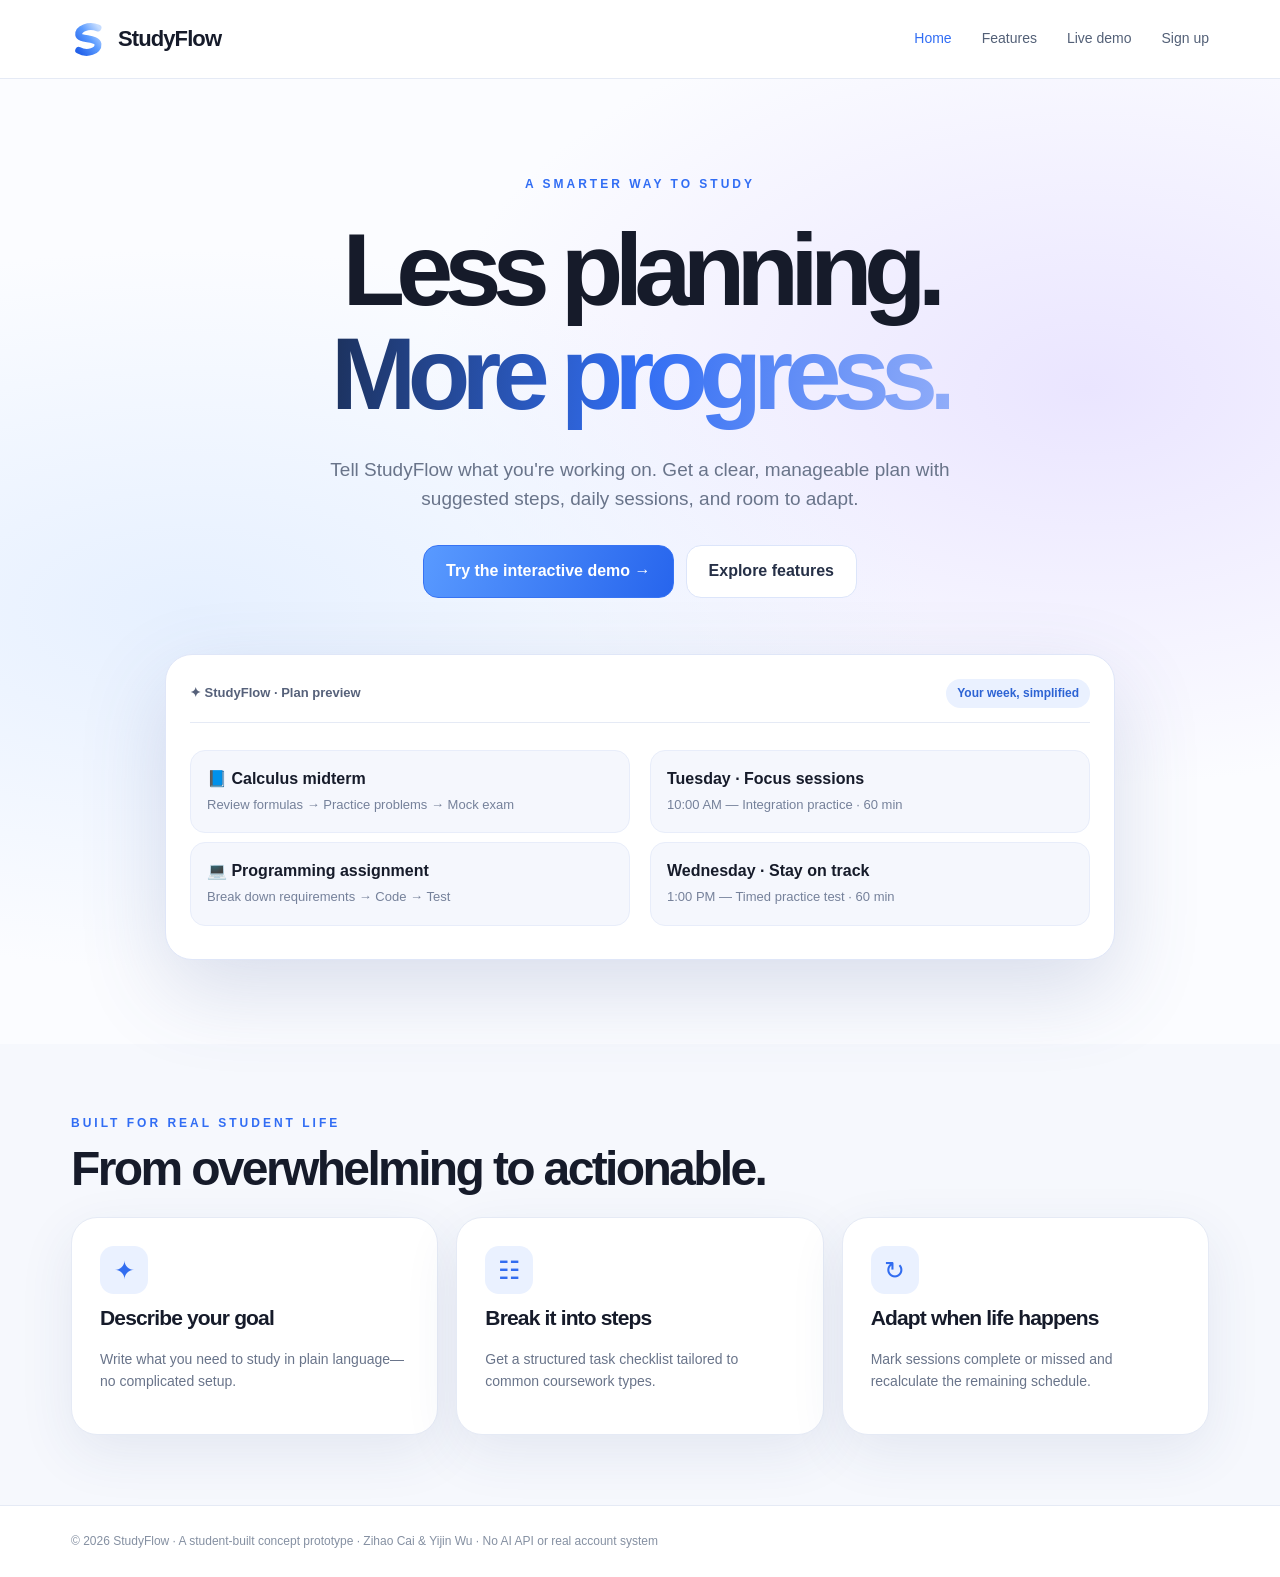
<file: index.html>
<!doctype html><html lang="en"><head><meta charset="utf-8"><meta name="viewport" content="width=device-width,initial-scale=1"><title>StudyFlow | Less planning. More progress.</title><link rel="stylesheet" href="styles.css"></head><body><header id="header"></header><main><section class="hero"><div class="wrap"><div class="eyebrow">A smarter way to study</div><h1>Less planning.<br><span class="gradient">More progress.</span></h1><p class="lead">Tell StudyFlow what you're working on. Get a clear, manageable plan with suggested steps, daily sessions, and room to adapt.</p><div class="actions"><a class="btn primary" href="demo.html">Try the interactive demo →</a><a class="btn" href="features.html">Explore features</a></div><div class="preview"><div class="preview-top"><strong>✦ StudyFlow · Plan preview</strong><span class="pill">Your week, simplified</span></div><div class="preview-grid"><div><div class="mock-item"><strong>📘 Calculus midterm</strong><span>Review formulas → Practice problems → Mock exam</span></div><div class="mock-item"><strong>💻 Programming assignment</strong><span>Break down requirements → Code → Test</span></div></div><div><div class="mock-item"><strong>Tuesday · Focus sessions</strong><span>10:00 AM — Integration practice · 60 min</span></div><div class="mock-item"><strong>Wednesday · Stay on track</strong><span>1:00 PM — Timed practice test · 60 min</span></div></div></div></div></div></section><section class="section"><div class="wrap"><div class="eyebrow">Built for real student life</div><h2>From overwhelming to actionable.</h2><div class="grid3"><div class="card"><div class="icon">✦</div><h3>Describe your goal</h3><p>Write what you need to study in plain language—no complicated setup.</p></div><div class="card"><div class="icon">☷</div><h3>Break it into steps</h3><p>Get a structured task checklist tailored to common coursework types.</p></div><div class="card"><div class="icon">↻</div><h3>Adapt when life happens</h3><p>Mark sessions complete or missed and recalculate the remaining schedule.</p></div></div></div></section></main><footer id="footer"></footer><script src="common.js"></script></body></html>
</file>
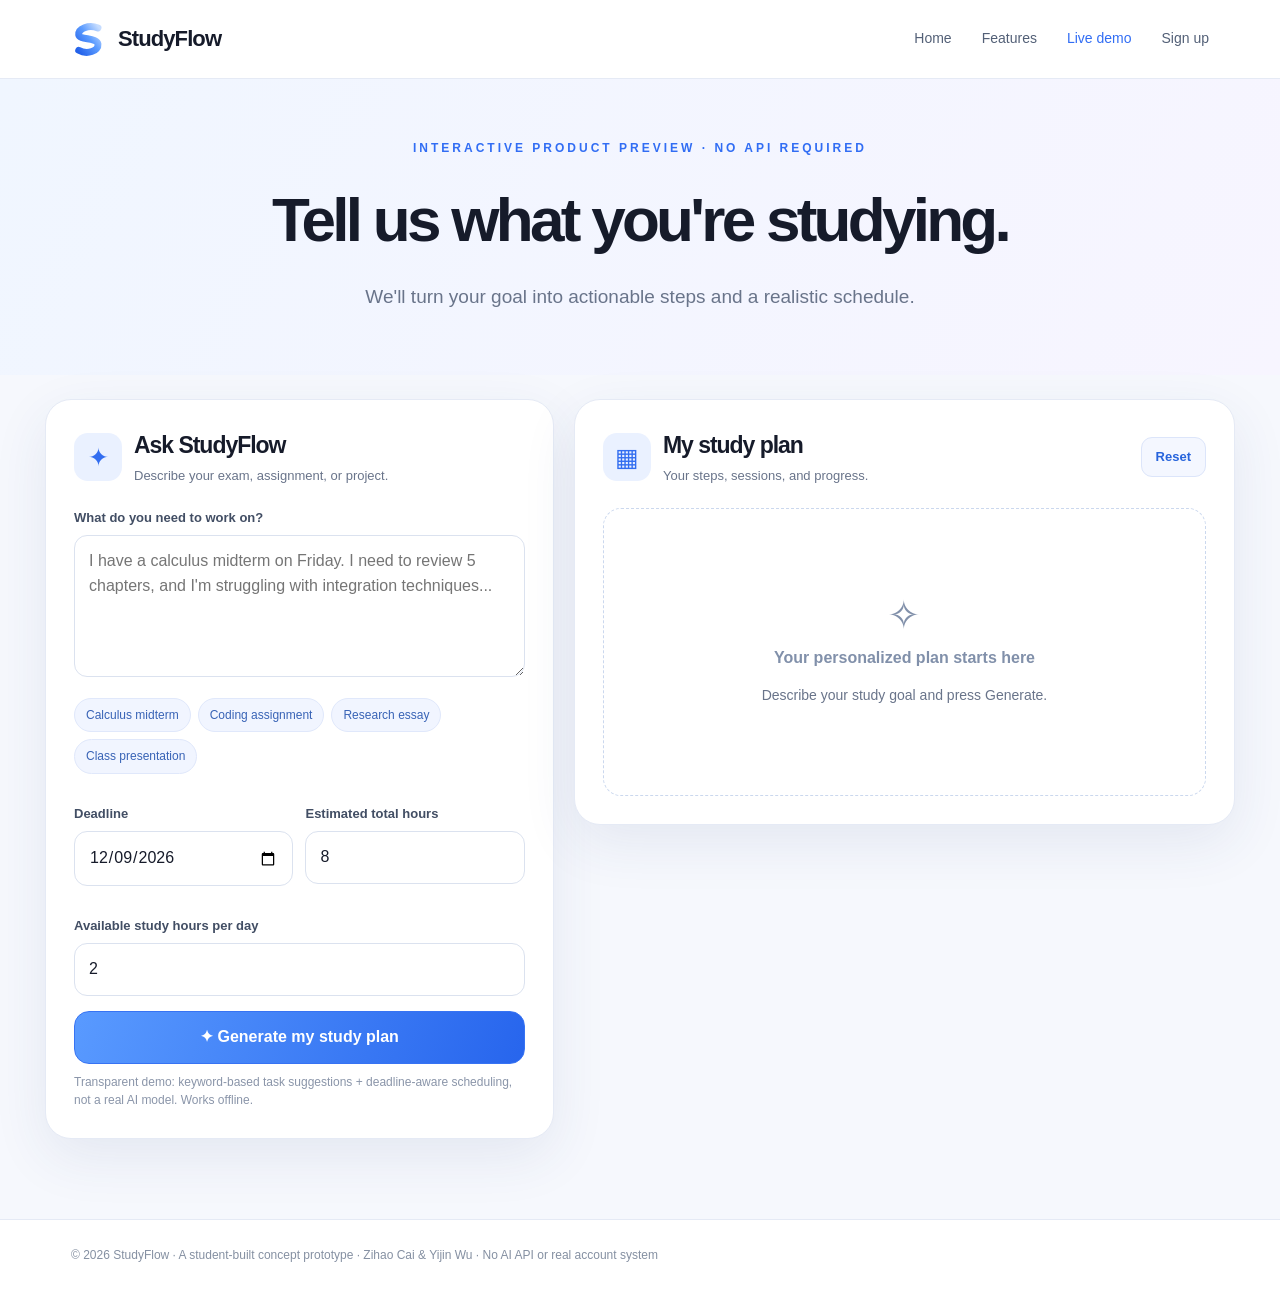
<file: demo.html>
<!doctype html><html lang="en"><head><meta charset="utf-8"><meta name="viewport" content="width=device-width,initial-scale=1"><title>AI-style Study Planner Demo | StudyFlow</title><link rel="stylesheet" href="styles.css"></head><body><header id="header"></header><main><section class="demo-head"><div class="wrap"><div class="eyebrow">Interactive product preview · No API required</div><h1>Tell us what you're studying.</h1><p class="lead">We'll turn your goal into actionable steps and a realistic schedule.</p></div></section><div class="wrap demo-layout"><section class="card"><div class="card-heading"><div class="icon">✦</div><div><h2>Ask StudyFlow</h2><p>Describe your exam, assignment, or project.</p></div></div><form id="planner-form"><div class="field"><label for="request">What do you need to work on?</label><textarea id="request" maxlength="1200" required placeholder="I have a calculus midterm on Friday. I need to review 5 chapters, and I'm struggling with integration techniques..."></textarea><div class="examples"><button class="example" type="button" data-example="math">Calculus midterm</button><button class="example" type="button" data-example="code">Coding assignment</button><button class="example" type="button" data-example="essay">Research essay</button><button class="example" type="button" data-example="presentation">Class presentation</button></div></div><div class="form-row"><div class="field"><label for="deadline">Deadline</label><input type="date" id="deadline" required></div><div class="field"><label for="hours">Estimated total hours</label><input type="number" id="hours" min="0.5" max="120" step="0.5" value="8" required></div></div><div class="field"><label for="capacity">Available study hours per day</label><input type="number" id="capacity" min="0.5" max="16" step="0.5" value="2" required></div><button class="btn primary full" type="submit">✦ Generate my study plan</button><div class="hint">Transparent demo: keyword-based task suggestions + deadline-aware scheduling, not a real AI model. Works offline.</div></form><div id="form-message" role="status" aria-live="polite"></div></section><section class="card" aria-label="Study plan results"><div class="card-heading" style="justify-content:space-between"><div style="display:flex;align-items:center;gap:12px"><div class="icon">▦</div><div><h2>My study plan</h2><p>Your steps, sessions, and progress.</p></div></div><button id="reset" class="btn small ghost" type="button">Reset</button></div><div id="results"><div class="result-placeholder"><div class="big">✧</div><strong>Your personalized plan starts here</strong><p>Describe your study goal and press Generate.</p></div></div></section></div></main><footer id="footer"></footer><script src="common.js"></script><script src="planner.js"></script></body></html>
</file>
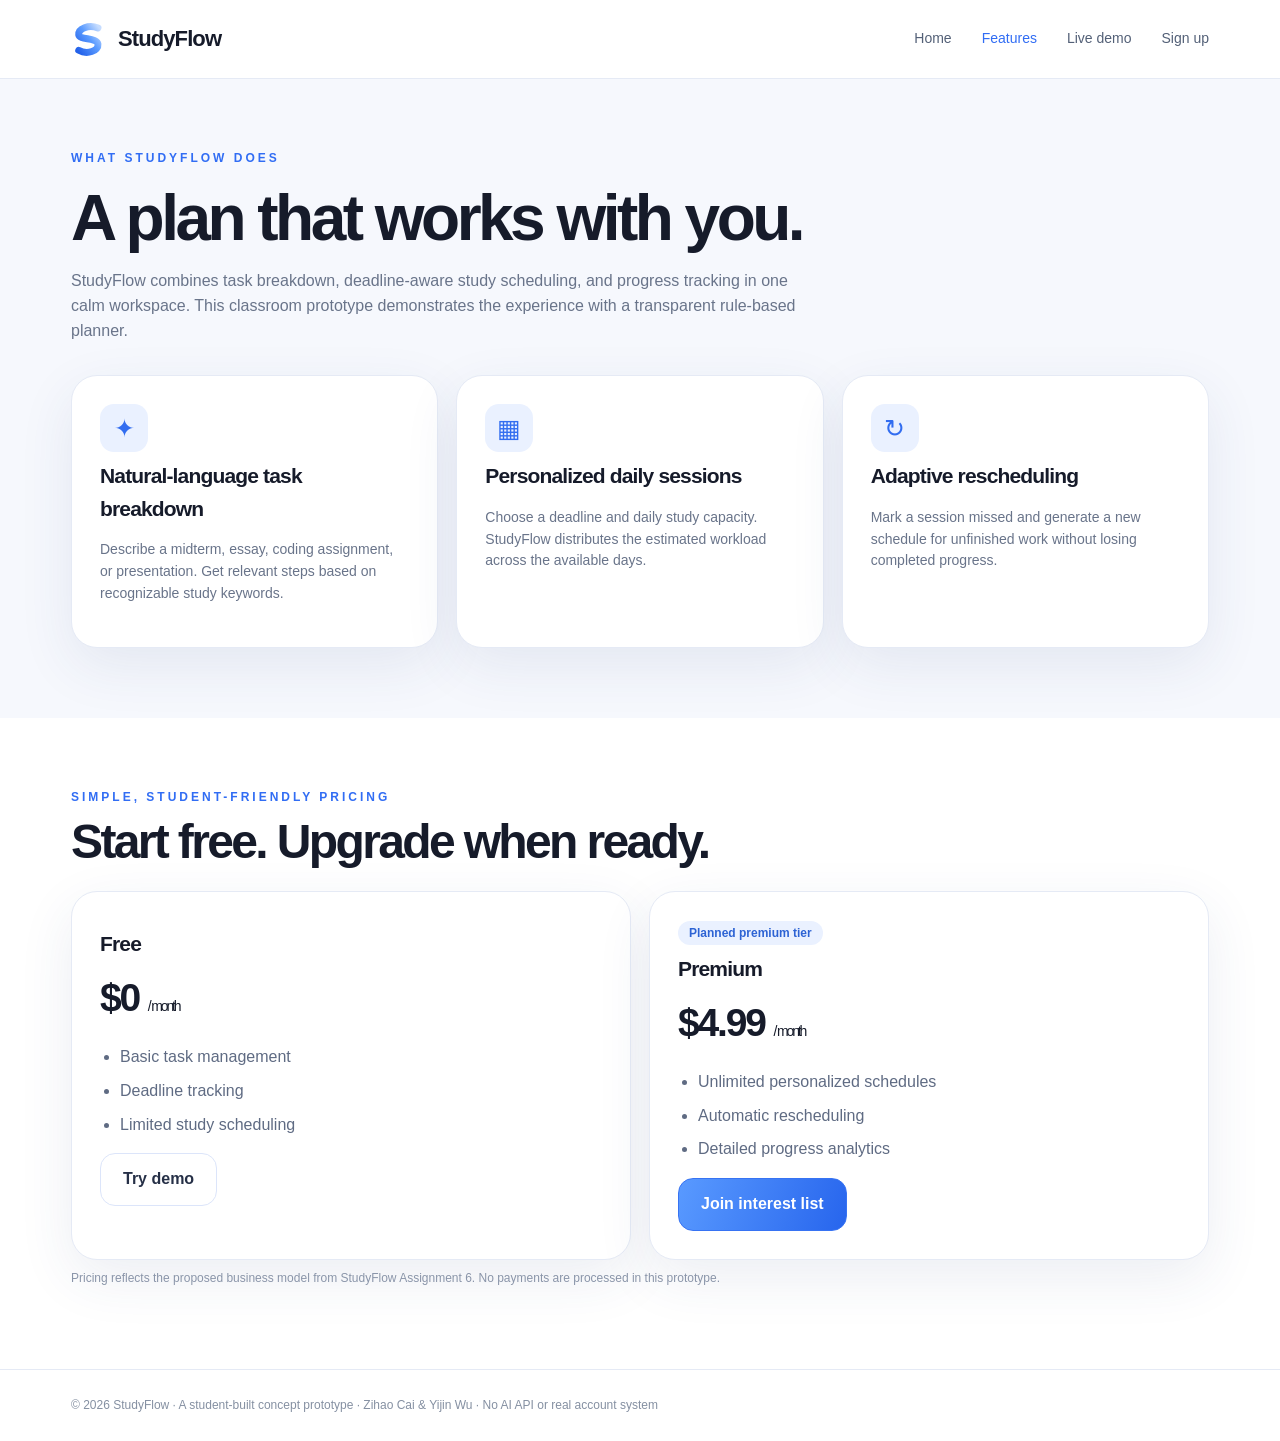
<file: features.html>
<!doctype html><html lang="en"><head><meta charset="utf-8"><meta name="viewport" content="width=device-width,initial-scale=1"><title>Features | StudyFlow</title><link rel="stylesheet" href="styles.css"></head><body><header id="header"></header><main><section class="section"><div class="wrap"><div class="eyebrow">What StudyFlow does</div><h1>A plan that works with you.</h1><p class="sub">StudyFlow combines task breakdown, deadline-aware study scheduling, and progress tracking in one calm workspace. This classroom prototype demonstrates the experience with a transparent rule-based planner.</p><div class="grid3" style="margin-top:32px"><article class="card"><div class="icon">✦</div><h3>Natural-language task breakdown</h3><p>Describe a midterm, essay, coding assignment, or presentation. Get relevant steps based on recognizable study keywords.</p></article><article class="card"><div class="icon">▦</div><h3>Personalized daily sessions</h3><p>Choose a deadline and daily study capacity. StudyFlow distributes the estimated workload across the available days.</p></article><article class="card"><div class="icon">↻</div><h3>Adaptive rescheduling</h3><p>Mark a session missed and generate a new schedule for unfinished work without losing completed progress.</p></article></div></div></section><section class="section" style="background:#fff"><div class="wrap"><div class="eyebrow">Simple, student-friendly pricing</div><h2>Start free. Upgrade when ready.</h2><div class="grid3" style="grid-template-columns:repeat(auto-fit,minmax(280px,1fr))"><div class="card"><h3>Free</h3><div class="price">$0 <span style="font-size:14px;font-weight:400">/ month</span></div><ul class="checklist"><li>Basic task management</li><li>Deadline tracking</li><li>Limited study scheduling</li></ul><a href="demo.html" class="btn">Try demo</a></div><div class="card"><span class="pill">Planned premium tier</span><h3>Premium</h3><div class="price">$4.99 <span style="font-size:14px;font-weight:400">/ month</span></div><ul class="checklist"><li>Unlimited personalized schedules</li><li>Automatic rescheduling</li><li>Detailed progress analytics</li></ul><a href="signup.html" class="btn primary">Join interest list</a></div></div><p class="hint">Pricing reflects the proposed business model from StudyFlow Assignment 6. No payments are processed in this prototype.</p></div></section></main><footer id="footer"></footer><script src="common.js"></script></body></html>
</file>
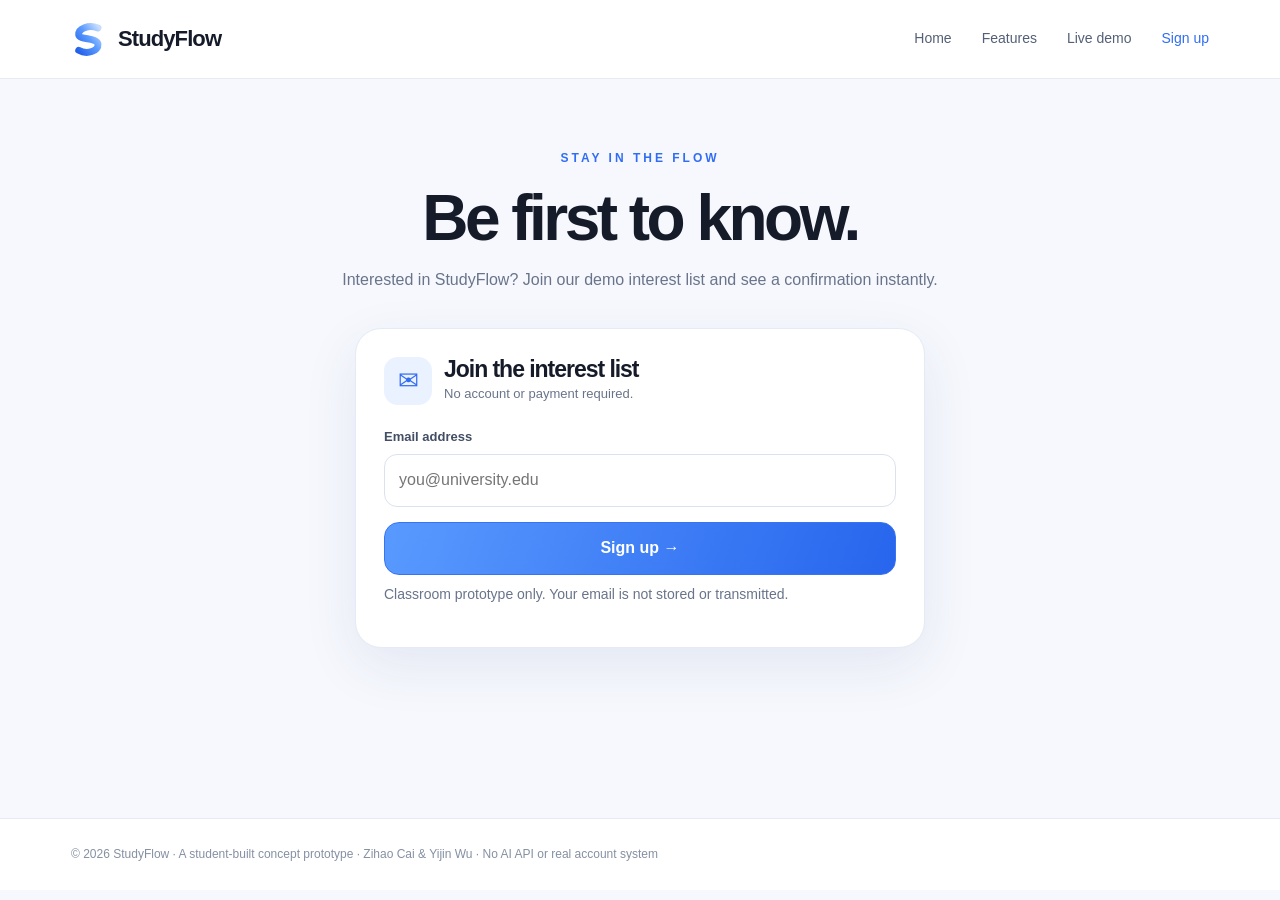
<file: signup.html>
<!doctype html><html lang="en"><head><meta charset="utf-8"><meta name="viewport" content="width=device-width,initial-scale=1"><title>Sign Up | StudyFlow</title><link rel="stylesheet" href="styles.css"></head><body><header id="header"></header><main><section class="section center"><div class="wrap"><div class="eyebrow">Stay in the flow</div><h1>Be first to know.</h1><p class="sub" style="margin:auto">Interested in StudyFlow? Join our demo interest list and see a confirmation instantly.</p><div class="card signup-box" style="text-align:left"><div class="card-heading"><div class="icon">✉</div><div><h2>Join the interest list</h2><p>No account or payment required.</p></div></div><form id="signup-form"><div class="field"><label for="email">Email address</label><input id="email" name="email" type="email" autocomplete="email" placeholder="you@university.edu" required></div><button class="btn primary full" type="submit">Sign up →</button></form><div id="signup-message" role="status" aria-live="polite"></div><p class="hint">Classroom prototype only. Your email is not stored or transmitted.</p></div></div></section></main><footer id="footer"></footer><script src="common.js"></script><script src="signup.js"></script></body></html>
</file>
<file: styles.css>
:root{--ink:#161b2a;--muted:#69748a;--blue:#316df4;--line:#e5eaf5;--bg:#f6f8fd;--lav:#f0edff;--shadow:0 18px 55px rgba(48,70,123,.09)}*{box-sizing:border-box}html{scroll-behavior:smooth}body{margin:0;font-family:-apple-system,BlinkMacSystemFont,"Segoe UI",Arial,sans-serif;color:var(--ink);background:var(--bg);line-height:1.55}a{text-decoration:none;color:inherit}button,input,textarea,select{font:inherit}button{cursor:pointer}button:focus-visible,a:focus-visible,input:focus-visible,textarea:focus-visible,select:focus-visible{outline:3px solid #a9c5ff;outline-offset:2px}.wrap{max-width:1190px;margin:auto;padding:0 26px}.nav{position:sticky;top:0;z-index:10;background:rgba(255,255,255,.93);backdrop-filter:blur(18px);border-bottom:1px solid var(--line)}.nav-inner{height:78px;display:flex;align-items:center;justify-content:space-between;gap:24px}.brand{display:flex;align-items:center;gap:10px;font-weight:790;font-size:22px;letter-spacing:-.9px}.brand svg{width:37px;height:37px}.links{display:flex;gap:30px;align-items:center;color:#536077;font-size:14px}.links a:hover,.links a.active{color:var(--blue)}.hero{padding:96px 0 84px;text-align:center;background:radial-gradient(ellipse at 15% 55%,#e6f0ff 0,transparent 48%),radial-gradient(ellipse at 85% 32%,#eae5ff 0,transparent 43%),#fbfcff}.eyebrow{font-size:12px;font-weight:800;letter-spacing:3px;color:var(--blue);text-transform:uppercase}.hero h1{font-size:clamp(52px,8vw,108px);line-height:1.02;letter-spacing:-.085em;margin:24px auto 28px;font-weight:790}.gradient{background:linear-gradient(95deg,#1c315c,#326ef3,#91adf9);color:transparent;background-clip:text}.lead{font-size:19px;color:var(--muted);max-width:710px;margin:0 auto 32px}.actions{display:flex;justify-content:center;gap:12px;flex-wrap:wrap}.btn{border:1px solid #dce5fa;border-radius:15px;padding:13px 22px;background:#fff;color:#263047;font-weight:680;display:inline-flex;align-items:center;justify-content:center;gap:9px;transition:transform .16s,box-shadow .16s}.btn:hover{transform:translateY(-2px);box-shadow:0 9px 20px rgba(47,87,167,.13)}.btn.primary{background:linear-gradient(110deg,#599aff,#2765ed);color:#fff;border-color:#3773f3}.btn.small{padding:9px 14px;border-radius:11px;font-size:13px}.btn.ghost{background:#f4f7ff;color:#2764dc}.section{padding:70px 0}.section h1,.section h2{letter-spacing:-.055em;line-height:1.1}.section h1{font-size:clamp(42px,5vw,65px);margin:15px 0}.section h2{font-size:clamp(32px,4vw,48px);margin:10px 0 22px}.sub{color:var(--muted);max-width:750px}.grid3{display:grid;grid-template-columns:repeat(3,1fr);gap:18px}.card{background:#fff;border:1px solid var(--line);border-radius:26px;padding:28px;box-shadow:var(--shadow)}.card h3{margin:8px 0;font-size:21px;letter-spacing:-.04em}.card p{color:var(--muted);font-size:14px}.icon{width:48px;height:48px;border-radius:14px;display:grid;place-items:center;background:#eaf1ff;color:#326df0;font-size:25px}.preview{margin:56px auto 0;max-width:950px;text-align:left;border-radius:27px;border:1px solid #dfe6f8;background:#fff;box-shadow:0 30px 85px #455a9430;padding:24px}.preview-top{display:flex;justify-content:space-between;align-items:center;border-bottom:1px solid var(--line);padding-bottom:14px;color:#56617a;font-size:13px}.preview-grid{display:grid;grid-template-columns:1fr 1fr;gap:20px;margin-top:18px}.mock-item{background:#f5f7fd;border:1px solid #e8edfa;border-radius:15px;padding:16px;margin:9px 0}.mock-item strong{display:block}.mock-item span{font-size:13px;color:#75819a}.pill{background:#eaf1ff;color:#2d63d4;padding:5px 11px;border-radius:99px;font-size:12px;font-weight:700}.demo-head{padding:60px 0 32px;text-align:center;background:linear-gradient(120deg,#f0f6ff,#f7f5ff)}.demo-head h1{font-size:clamp(38px,5vw,62px);letter-spacing:-.06em;margin:14px 0}.demo-layout{display:grid;grid-template-columns:minmax(320px,.87fr) minmax(390px,1.13fr);gap:20px;align-items:start;padding:24px 0 80px}.demo-layout .card{padding:28px}.card-heading{display:flex;align-items:center;gap:12px;margin-bottom:22px}.card-heading h2{font-size:23px;letter-spacing:-.045em;margin:0}.card-heading p{margin:2px 0 0;color:var(--muted);font-size:13px}.field{margin:15px 0}.field label{display:block;font-weight:650;font-size:13px;margin-bottom:7px;color:#424e64}.field textarea,.field input,.field select{width:100%;border:1px solid #dbe2ef;background:#fff;border-radius:13px;padding:13px 14px;color:var(--ink)}textarea{min-height:142px;resize:vertical}.hint{font-size:12px;color:#8a95a9;margin-top:9px}.examples{display:flex;flex-wrap:wrap;gap:7px;margin:13px 0}.example{background:#f1f5ff;border:1px solid #e0e8fb;border-radius:99px;padding:7px 11px;font-size:12px;color:#3863b6}.form-row{display:grid;grid-template-columns:1fr 1fr;gap:12px}.full{width:100%}.notice{border-radius:13px;background:#eef5ff;color:#2858b7;padding:12px 14px;font-size:13px;margin:14px 0}.error{background:#fff0f0;color:#a52d37}.result-placeholder{text-align:center;padding:75px 15px;color:#8190aa;border:1px dashed #cbd8ee;border-radius:18px}.result-placeholder .big{font-size:40px}.result-header{display:flex;justify-content:space-between;align-items:center;gap:10px;flex-wrap:wrap}.result-header h2{font-size:22px;margin:0}.stat-row{display:grid;grid-template-columns:repeat(3,1fr);gap:9px;margin:16px 0}.stat{background:#f4f7fe;border:1px solid #e6ecf8;padding:12px;border-radius:15px}.stat strong{display:block;font-size:22px}.stat span{font-size:11px;color:#7c88a0}.progress{height:9px;background:#e9edf7;border-radius:99px;overflow:hidden}.progress>div{height:100%;background:linear-gradient(90deg,#5c9cff,#3569ee);transition:width .2s}.section-label{font-weight:800;font-size:13px;margin:25px 0 10px;color:#44516b;text-transform:uppercase;letter-spacing:.7px}.step,.session{padding:14px;border:1px solid #e4eafa;border-radius:16px;margin:9px 0;background:#fff}.step{display:flex;gap:12px;align-items:flex-start}.step .num{flex:none;background:#edf3ff;color:#2865e7;width:28px;height:28px;border-radius:9px;display:grid;place-items:center;font-size:12px;font-weight:800}.step strong,.session strong{font-size:14px}.step p,.session p{margin:4px 0 0;font-size:12px;color:#74819b}.session{display:flex;justify-content:space-between;align-items:center;gap:14px}.session-actions{display:flex;gap:6px;flex-wrap:wrap;justify-content:flex-end}.session-actions button{border:1px solid #dbe5fa;background:#f5f8ff;border-radius:9px;color:#2d62c9;padding:7px 10px;font-size:12px}.session-actions button:disabled{opacity:.5;cursor:not-allowed}.session.done{background:#f1faf5}.session.missed{background:#fff5f5}.tag{font-size:11px;color:#5875a9}.footer{border-top:1px solid var(--line);padding:26px 0;color:#8590a2;font-size:12px;background:#fff}.signup-box{max-width:570px;margin:35px auto 100px}.price{font-size:39px;font-weight:780;letter-spacing:-.055em}.checklist{padding-left:20px;color:#5f6b83}.checklist li{margin:9px 0}.center{text-align:center}.muted{color:var(--muted)}@media(max-width:800px){.nav-inner{height:auto;min-height:70px;flex-wrap:wrap;padding:13px 0}.links{gap:15px;flex-wrap:wrap;font-size:12px}.hero{padding:68px 0}.demo-layout,.preview-grid,.grid3{grid-template-columns:1fr}.demo-layout .card{padding:20px}.form-row{grid-template-columns:1fr}.session{align-items:flex-start;flex-direction:column}.session-actions{justify-content:flex-start}.stat-row{grid-template-columns:repeat(3,minmax(0,1fr))}.stat strong{font-size:17px}}
</file>
